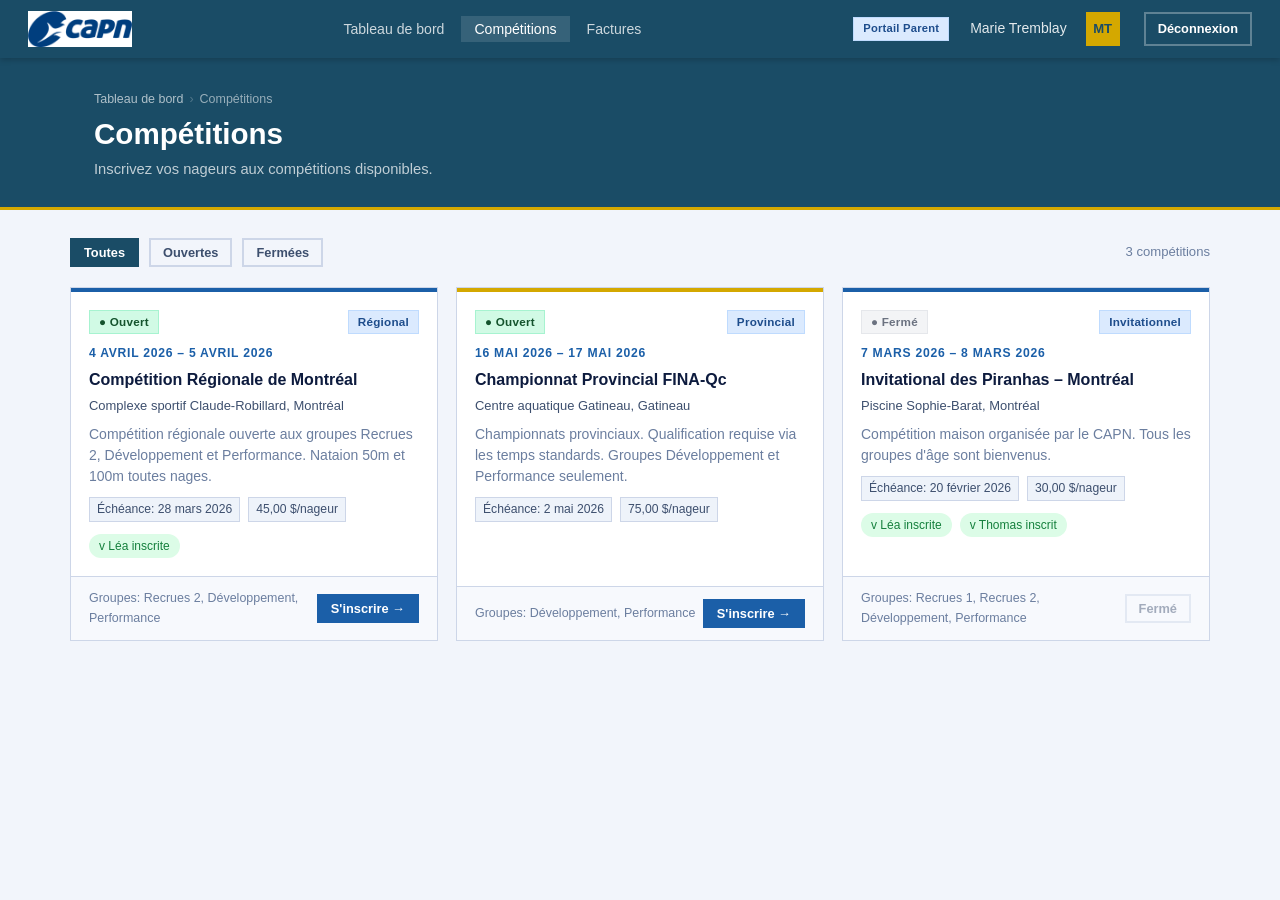
<file: competitions.html>
<!DOCTYPE html>
<html lang="fr">
<head>
  <meta charset="UTF-8" />
  <meta name="viewport" content="width=device-width, initial-scale=1.0" />
  <title>CAPN – Compétitions</title>
  <link rel="stylesheet" href="styles.css" />
</head>
<body>

<nav class="navbar">
  <a href="dashboard-parent.html" class="navbar-brand">
    <img src="image.png" alt="CAPN" class="navbar-logo" onerror="this.alt='CAPN'; this.style.fontSize='1.1rem'; this.style.fontWeight='800';" />
  </a>
  <ul class="navbar-nav">
    <li><a href="dashboard-parent.html">Tableau de bord</a></li>
    <li><a href="competitions.html" class="active">Compétitions</a></li>
    <li><a href="facture.html">Factures</a></li>
  </ul>
  <div class="navbar-user">
    <span class="badge badge-info" style="font-size:.7rem; margin-right:12px;">Portail Parent</span>
    <span class="text-sm" style="margin-right:10px;">Marie Tremblay</span>
    <div class="avatar" style="margin-right:15px;">MT</div>
    <a href="index.html" class="btn btn-outline btn-sm" style="color:#fff; border-color:rgba(255,255,255,0.3);">Déconnexion</a>
  </div>
</nav>

<div class="page-header">
  <div class="container">
    <div class="breadcrumb">
      <a href="dashboard-parent.html">Tableau de bord</a>
      <span class="breadcrumb-sep">›</span>
      <span>Compétitions</span>
    </div>
    <h1>Compétitions</h1>
    <p>Inscrivez vos nageurs aux compétitions disponibles.</p>
  </div>
</div>

<div class="container section">

  <div style="display:flex; gap:10px; margin-bottom:20px; flex-wrap:wrap; align-items:center;">
    <button class="btn btn-navy btn-sm active-filter" onclick="filterComps('tout')" id="f-tout">Toutes</button>
    <button class="btn btn-ghost btn-sm" onclick="filterComps('ouvert')" id="f-ouvert">Ouvertes</button>
    <button class="btn btn-ghost btn-sm" onclick="filterComps('fermé')" id="f-ferme">Fermées</button>
    <div style="margin-left:auto; font-size:.82rem; color:var(--text-light);" id="filter-label">3 compétitions</div>
  </div>

  <div class="grid-3" id="competitions-grid">
    <div style="grid-column:1/-1; text-align:center; padding:40px; color:var(--text-light);">Chargement…</div>
  </div>
</div>


<div class="modal-overlay" id="modal-inscription">
  <div class="modal" style="max-width:560px;">
    <div class="modal-header">
      <h3>S'inscrire à la compétition</h3>
      <button class="modal-close" onclick="closeModal()">✕</button>
    </div>
    <div class="modal-body" id="modal-body">

    </div>
    <div class="modal-footer">
      <button class="btn btn-ghost" onclick="closeModal()">Annuler</button>
      <button class="btn btn-primary" id="btn-confirmer" onclick="confirmerInscription()">Confirmer l'inscription</button>
    </div>
  </div>
</div>


<div class="modal-overlay" id="modal-confirm">
  <div class="modal" style="max-width:460px;">
    <div class="modal-header">
      <h3>Inscription confirmée</h3>
      <button class="modal-close" onclick="closeModal2()">✕</button>
    </div>
    <div class="modal-body" id="confirm-body"></div>
    <div class="modal-footer">
      <a href="epreuves.html" class="btn btn-primary" id="btn-epreuves-link">Choisir les épreuves →</a>
      <button class="btn btn-ghost" onclick="closeModal2(); location.reload();">Fermer</button>
    </div>
  </div>
</div>

<div class="toast-container" id="toast-container"></div>

<script src="mock-data.js"></script>
<script>
let allComps = [];
let selectedNageur = null;
let selectedComp = null;

async function loadComps() {
  allComps = await API.getCompetitions();
  renderComps(allComps);
}

function renderComps(list) {
  document.getElementById('filter-label').textContent = list.length + ' compétition' + (list.length > 1 ? 's' : '');
  const grid = document.getElementById('competitions-grid');
  if (!list.length) {
    grid.innerHTML = '<div style="grid-column:1/-1; text-align:center; padding:40px; color:var(--text-light);">Aucune compétition trouvée.</div>';
    return;
  }
  grid.innerHTML = list.map(c => {
    const isOpen = c.statut === 'ouvert';
    const leaOk  = c.inscription_nageur['n001'] === 'inscrit';
    const thomOk = c.inscription_nageur['n002'] === 'inscrit';

    return `
    <div class="comp-card ${c.niveau === 'Provincial' ? 'gold-accent' : ''}">
      <div class="comp-card-accent"></div>
      <div class="comp-card-body">
        <div style="display:flex; justify-content:space-between; align-items:flex-start; gap:8px; margin-bottom:10px;">
          <span class="badge ${isOpen ? 'badge-open' : 'badge-closed'}">${isOpen ? '● Ouvert' : '● Fermé'}</span>
          <span class="badge badge-info">${c.niveau}</span>
        </div>
        <div class="comp-date">${formatDate(c.date_debut)}${c.date_fin !== c.date_debut ? ' – ' + formatDate(c.date_fin) : ''}</div>
        <div class="comp-title">${c.nom}</div>
        <div class="comp-location">${c.lieu}</div>
        <p class="text-sm text-muted mt-8" style="line-height:1.5;">${c.description}</p>
        <div class="comp-meta">
          <div class="comp-meta-item">Échéance: ${formatDate(c.echeance_inscription)}</div>
          <div class="comp-meta-item">${formatMoney(c.cout)}/nageur</div>
        </div>
        <div style="margin-top:12px; display:flex; gap:8px; flex-wrap:wrap;">
          ${leaOk  ? '<span style="font-size:.75rem; background:var(--success-bg); color:var(--success); padding:3px 10px; border-radius:20px;">v Léa inscrite</span>' : ''}
          ${thomOk ? '<span style="font-size:.75rem; background:var(--success-bg); color:var(--success); padding:3px 10px; border-radius:20px;">v Thomas inscrit</span>' : ''}
        </div>
      </div>
      <div class="comp-card-footer">
        <div style="font-size:.78rem; color:var(--text-light);">Groupes: ${c.groupes_eligible.join(', ')}</div>
        ${isOpen
          ? `<button class="btn btn-primary btn-sm" onclick="openInscription('${c.id}')">S'inscrire →</button>`
          : `<button class="btn btn-ghost btn-sm" disabled>Fermé</button>`
        }
      </div>
    </div>`;
  }).join('');
}

function filterComps(type) {
  ['tout','ouvert','ferme'].forEach(k => {
    const b = document.getElementById('f-' + k);
    b.className = 'btn btn-sm ' + (k === type ? 'btn-navy' : 'btn-ghost');
  });
  const filtered = type === 'tout' ? allComps : allComps.filter(c => c.statut === type);
  renderComps(filtered);
}

function openInscription(compId) {
  selectedComp = allComps.find(c => c.id === compId);
  if (!selectedComp) return;
  const body = document.getElementById('modal-body');
  const nageurs = CURRENT_USER.enfants.filter(n => selectedComp.groupes_eligible.includes(n.groupe));

  body.innerHTML = `
    <div style="display:flex; flex-direction:column; gap:16px;">
      <div class="alert alert-info">
        <span class="alert-icon" style="font-weight:bold;">i</span>
        <div>
          <strong>${selectedComp.nom}</strong><br/>
          ${formatDate(selectedComp.date_debut)} · ${selectedComp.lieu}<br/>
          <strong>Échéance d'inscription : ${formatDate(selectedComp.echeance_inscription)}</strong>
        </div>
      </div>

      <div class="form-group">
        <label class="form-label">Sélectionner le(s) nageur(s) <span class="required">*</span></label>
        <div style="display:flex; flex-direction:column; gap:8px;" id="nageur-checkboxes">
          ${nageurs.length === 0
            ? '<div class="alert alert-warning"><span class="alert-icon"></span><div>Aucun de vos nageurs n\'est éligible à cette compétition (groupe requis: ' + selectedComp.groupes_eligible.join(', ') + ').</div></div>'
            : nageurs.map(n => {
                const dejaInscrit = selectedComp.inscription_nageur[n.id] === 'inscrit';
                return `
                  <label class="check-group ${dejaInscrit ? 'selected' : ''}" style="${dejaInscrit ? 'opacity:.7;pointer-events:none;' : ''}">
                    <input type="checkbox" value="${n.id}" ${dejaInscrit ? 'checked disabled' : ''} onchange="updateNageurSelection(this)"/>
                    <div>
                      <div style="font-weight:600;">${n.prenom} ${n.nom}</div>
                      <div class="text-xs text-muted">${n.age} ans · ${n.groupe} ${dejaInscrit ? '· <span style="color:var(--success)">v Déjà inscrit(e)</span>' : ''}</div>
                    </div>
                    <div style="margin-left:auto; font-weight:700; color:var(--capn-teal);">${formatMoney(selectedComp.cout)}</div>
                  </label>`;
              }).join('')
          }
        </div>
      </div>

      <div class="alert alert-warning">
        <span class="alert-icon" style="font-weight:bold;">!</span>
        <div>Une facture sera générée et envoyée à votre courriel. Le paiement devra être effectué avant l'échéance.</div>
      </div>
    </div>`;

  document.getElementById('modal-inscription').classList.add('open');
}

function updateNageurSelection(cb) {
  const label = cb.closest('.check-group');
  label.classList.toggle('selected', cb.checked);
}

async function confirmerInscription() {
  const checked = [...document.querySelectorAll('#nageur-checkboxes input:checked:not(:disabled)')];
  if (!checked.length) { showToast('Veuillez sélectionner au moins un nageur.', 'error'); return; }
  const btn = document.getElementById('btn-confirmer');
  setLoading(btn, true);
  const results = [];
  for (const cb of checked) {
    const r = await API.inscrireCompetition(selectedComp.id, cb.value);
    const nageur = CURRENT_USER.enfants.find(n => n.id === cb.value);
    results.push({ nageur, confirmation: r.confirmationId });
  }
  setLoading(btn, false);
  document.getElementById('modal-inscription').classList.remove('open');

  const body = document.getElementById('confirm-body');
  body.innerHTML = `
    <div style="display:flex; flex-direction:column; gap:12px;">
      <div style="text-align:center; font-size:2.5rem; margin-bottom:4px;"></div>
      <p class="text-sm">Félicitations ! L'inscription à <strong>${selectedComp.nom}</strong> a été complétée avec succès.</p>
      ${results.map(r => `
        <div style="background:var(--success-bg); border:1px solid var(--success); padding:10px 14px; border-radius:8px; font-size:.85rem;">
          <strong>${r.nageur.prenom} ${r.nageur.nom}</strong><br/>
          Numéro de confirmation : <code>${r.confirmation}</code>
        </div>`).join('')}
      
      <div class="alert alert-info" style="margin-top:8px;">
        <span class="alert-icon"></span>
        <div><strong>Facturation :</strong> Une facture de ${formatMoney(selectedComp.cout * results.length)} a été ajoutée à votre compte.</div>
      </div>

      <div class="alert alert-warning" style="margin-top:4px;">
        <span class="alert-icon"></span>
        <div><strong>Étape suivante :</strong> Vos nageurs peuvent maintenant se connecter à leur portail pour <strong>choisir leurs épreuves</strong> (CU-06).</div>
      </div>

      <button class="btn btn-navy btn-sm" onclick="window.location='facture.html'" style="margin-top:10px;">Voir mes factures</button>
    </div>`;
  document.getElementById('modal-confirm').classList.add('open');
}

function closeModal()  { document.getElementById('modal-inscription').classList.remove('open'); }
function closeModal2() { document.getElementById('modal-confirm').classList.remove('open'); }

document.querySelectorAll('.modal-overlay').forEach(m => {
  m.addEventListener('click', e => { if (e.target === m) m.classList.remove('open'); });
});

loadComps();
</script>
</body>
</html>
</file>
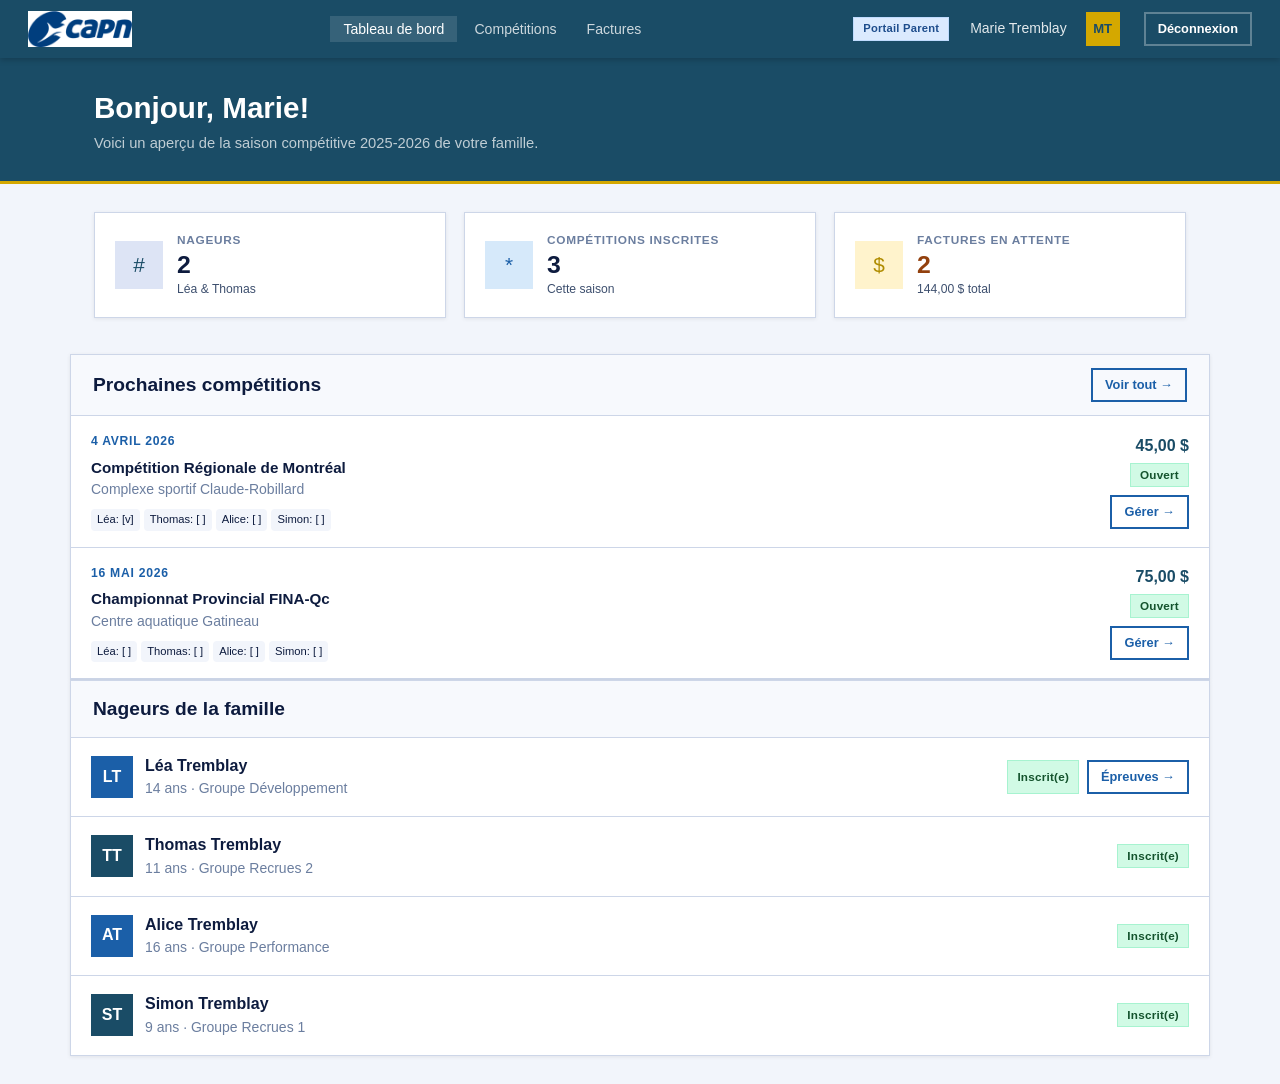
<file: dashboard-parent.html>
<!DOCTYPE html>
<html lang="fr">
<head>
  <meta charset="UTF-8" />
  <meta name="viewport" content="width=device-width, initial-scale=1.0" />
  <title>CAPN – Tableau de bord</title>
  <link rel="stylesheet" href="styles.css" />
</head>
<body>


<nav class="navbar">
  <a href="dashboard-parent.html" class="navbar-brand">
    <img src="image.png" alt="CAPN" class="navbar-logo" onerror="this.style.fontSize='1.1rem'; this.style.fontWeight='800'; this.alt='CAPN';" />
  </a>
  <ul class="navbar-nav">
    <li><a href="dashboard-parent.html" class="active">Tableau de bord</a></li>
    <li><a href="competitions.html">Compétitions</a></li>
    <li><a href="facture.html">Factures</a></li>
  </ul>
  <div class="navbar-user">
    <span class="badge badge-info" style="font-size:.7rem; margin-right:12px;">Portail Parent</span>
    <span class="text-sm" style="margin-right:10px;">Marie Tremblay</span>
    <div class="avatar" style="margin-right:15px;">MT</div>
    <a href="index.html" class="btn btn-outline btn-sm" style="color:#fff; border-color:rgba(255,255,255,0.3);">Déconnexion</a>
  </div>
</nav>


<div class="page-header">
  <div class="container">
    <div class="flex align-center justify-between">
      <div>
        <h1>Bonjour, Marie!</h1>
        <p>Voici un aperçu de la saison compétitive 2025-2026 de votre famille.</p>
      </div>
    </div>
  </div>
</div>


<div class="container" style="padding-top:28px; padding-bottom:8px;">
  <div class="grid-3">
    <div class="stat-card">
      <div class="stat-icon navy">#</div>
      <div>
        <div class="stat-label">Nageurs</div>
        <div class="stat-value">2</div>
        <div class="stat-sub">Léa &amp; Thomas</div>
      </div>
    </div>
    <div class="stat-card">
      <div class="stat-icon aqua">*</div>
      <div>
        <div class="stat-label">Compétitions inscrites</div>
        <div class="stat-value">3</div>
        <div class="stat-sub">Cette saison</div>
      </div>
    </div>
    <div class="stat-card" style="cursor:pointer;" onclick="window.location='facture.html'">
      <div class="stat-icon gold">$</div>
      <div>
        <div class="stat-label">Factures en attente</div>
        <div class="stat-value" style="color:var(--warning);">2</div>
        <div class="stat-sub">144,00 $ total</div>
      </div>
    </div>
  </div>
</div>


<div class="container section">

      <div class="card">
        <div class="card-header">
          <span>Prochaines compétitions</span>
          <a href="competitions.html" class="btn btn-outline btn-sm">Voir tout →</a>
        </div>
        <div id="comp-list" class="card-body" style="padding:0;">
          <div style="padding:20px; text-align:center; color:var(--text-light);">Chargement…</div>
        </div>
      </div>


      <div class="card">
        <div class="card-header">
          <span>Nageurs de la famille</span>
        </div>
        <div class="card-body" style="padding:0;" id="family-swimmers">
          <div style="padding:20px; text-align:center; color:var(--text-light);">Chargement…</div>
        </div>
      </div>

    </div>

    <div style="display:flex; flex-direction:column; gap:20px; position:sticky; top:80px;">
  </div>
</div>

<div class="toast-container" id="toast-container"></div>

<script src="mock-data.js"></script>
<script>
async function loadDashboardData() {
  const comps = await API.getCompetitions();
  const user = CURRENT_USER;
  
  const swimmersEl = document.getElementById('family-swimmers');
  swimmersEl.innerHTML = user.enfants.map((n, index) => `
    <div style="padding:16px 20px; display:flex; align-items:center; justify-content:space-between; ${index < user.enfants.length - 1 ? 'border-bottom:1px solid var(--border);' : ''}">
      <div style="display:flex; align-items:center; gap:12px;">
        <div class="avatar" style="background:${index % 2 === 0 ? 'var(--aqua)' : 'var(--capn-teal)'}; color:#fff; width:42px; height:42px; font-size:1rem;">
          ${n.prenom[0]}${n.nom[0]}
        </div>
        <div>
          <div style="font-weight:700;">${n.prenom} ${n.nom}</div>
          <div class="text-sm text-muted">${n.age} ans · Groupe ${n.groupe}</div>
        </div>
      </div>
      <div style="display:flex; gap:8px;">
        <span class="badge badge-open">${n.inscrit ? 'Inscrit(e)' : 'Actif'}</span>
        ${n.prenom === 'Léa' ? '<a href="epreuves.html" class="btn btn-outline btn-sm">Épreuves →</a>' : ''}
      </div>
    </div>
  `).join('');

  const compListEl = document.getElementById('comp-list');
  const upcoming = comps.filter(c => c.statut === 'ouvert');
  if (!upcoming.length) { 
    compListEl.innerHTML = '<div style="padding:20px; text-align:center; color:var(--text-light);">Aucune compétition ouverte actuellement.</div>'; 
    return; 
  }

  compListEl.innerHTML = upcoming.map(c => {
    const swimmerStatuses = user.enfants.map(n => {
      const isInscrit = c.inscription_nageur[n.id] === 'inscrit';
      return `
        <span style="font-size:.70rem; background:var(--bg-light); padding:2px 6px; border-radius:4px; white-space:nowrap;">
          ${n.prenom}: ${isInscrit ? '[v]' : '[ ]'}
        </span>`;
    }).join(' ');

    return `
      <div style="padding:16px 20px; border-bottom:1px solid var(--border); display:flex; align-items:center; justify-content:space-between; gap:12px;">
        <div style="flex:1;">
          <div class="comp-date">${formatDate(c.date_debut)}</div>
          <div style="font-weight:700; font-size:.95rem;">${c.nom}</div>
          <div class="text-sm text-muted">${c.lieu.split(',')[0]}</div>
          <div style="display:flex; gap:4px; margin-top:8px; flex-wrap:wrap;">
            ${swimmerStatuses}
          </div>
        </div>
        <div style="text-align:right; flex-shrink:0;">
          <div style="font-weight:800; font-size:1rem; color:var(--capn-teal);">${formatMoney(c.cout)}</div>
          <span class="badge badge-open mt-4">Ouvert</span><br/>
          <a href="competitions.html" class="btn btn-outline btn-sm" style="margin-top:8px;">Gérer →</a>
        </div>
      </div>`;
  }).join('');
}

loadDashboardData();
</script>
</body>
</html>
</file>
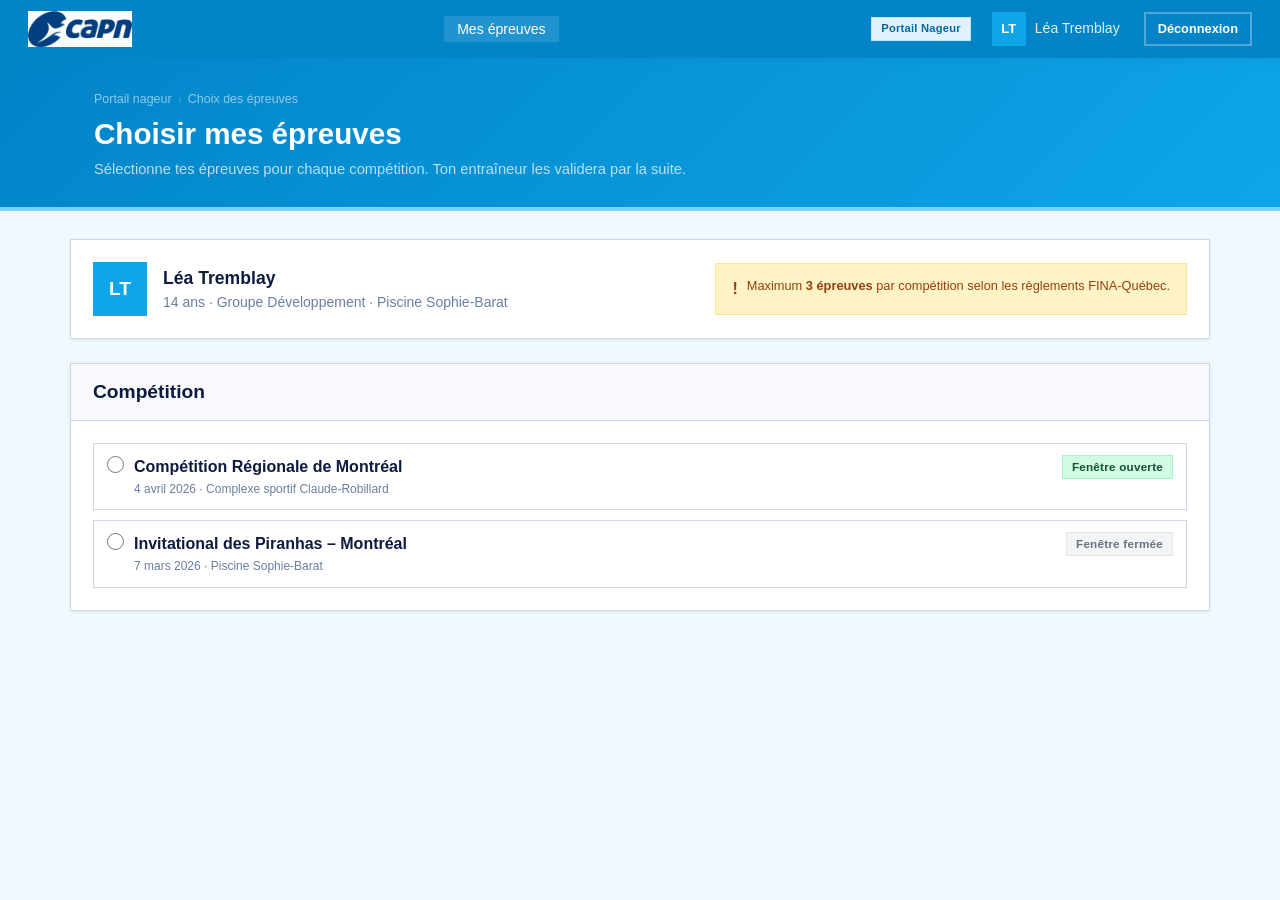
<file: epreuves.html>
<!DOCTYPE html>
<html lang="fr">
<head>
  <meta charset="UTF-8" />
  <meta name="viewport" content="width=device-width, initial-scale=1.0" />
  <title>CAPN – Choisir mes épreuves</title>
  <link rel="stylesheet" href="styles.css" />
</head>
<body class="junior-theme">


<nav class="navbar">
  <a href="#" class="navbar-brand">
    <img src="image.png" alt="CAPN" class="navbar-logo" onerror="this.alt='CAPN'; this.style.fontSize='1.1rem'; this.style.fontWeight='800';" />
  </a>
  <ul class="navbar-nav">
    <li><a href="epreuves.html" class="active">Mes épreuves</a></li>
  </ul>
  <div class="navbar-user">
    <span class="badge badge-info" style="font-size:.7rem; margin-right:12px;">Portail Nageur</span>
    <div class="avatar" style="background:var(--aqua); color:#fff;">LT</div>
    <span class="text-sm" style="margin-right:15px;">Léa Tremblay</span>
    <a href="index.html" class="btn btn-outline btn-sm" style="color:#fff; border-color:rgba(255,255,255,0.3);">Déconnexion</a>
  </div>
</nav>

<div class="page-header">
  <div class="container">
    <div class="breadcrumb">
      <span>Portail nageur</span>
      <span class="breadcrumb-sep">›</span>
      <span>Choix des épreuves</span>
    </div>
    <h1>Choisir mes épreuves</h1>
    <p>Sélectionne tes épreuves pour chaque compétition. Ton entraîneur les validera par la suite.</p>
  </div>
</div>

<div class="container section">


  <div class="card mb-24">
    <div class="card-body" style="display:flex; align-items:center; gap:16px; flex-wrap:wrap;">
      <div class="avatar" style="width:54px; height:54px; font-size:1.2rem; background:var(--aqua); color:#fff;">LT</div>
      <div>
        <div style="font-weight:700; font-size:1.1rem;">Léa Tremblay</div>
        <div class="text-sm text-muted">14 ans · Groupe Développement · Piscine Sophie-Barat</div>
      </div>
      <div class="alert alert-warning" style="margin-left:auto; flex:0 1 auto;">
        <span class="alert-icon" style="font-weight:bold;">!</span>
        <div style="font-size:.8rem;">Maximum <strong>3 épreuves</strong> par compétition selon les règlements FINA-Québec.</div>
      </div>
    </div>
  </div>


  <div class="card mb-24">
    <div class="card-header"><span>Compétition</span></div>
    <div class="card-body">
      <div id="comp-selector" style="display:flex; flex-direction:column; gap:10px;">
        <div style="color:var(--text-light); font-size:.875rem;">Chargement…</div>
      </div>
    </div>
  </div>


  <div id="epreuves-section" class="hidden">

    <div class="step-bar mb-24">
      <div class="step done"   data-n="1"> Compétition</div>
      <div class="step active" data-n="2"> Épreuves</div>
      <div class="step"        data-n="3"> Confirmation</div>
    </div>

    <div style="display:grid; grid-template-columns:1fr 300px; gap:24px; align-items:start;">


      <div>
        <div id="epreuves-par-categorie" style="display:flex; flex-direction:column; gap:20px;"></div>
      </div>


      <div style="position:sticky; top:80px;">
        <div class="card">
          <div class="card-header" style="background:var(--capn-teal); color:#fff;">
            <span>Mes épreuves choisies</span>
            <span id="count-badge" style="border:1px solid rgba(255,255,255,.4); padding:2px 10px; border-radius:4px; font-size:.78rem;">0 / 3</span>
          </div>
          <div id="recap-list" style="min-height:80px; padding:16px 18px;">
            <div id="recap-empty" class="text-sm text-muted" style="text-align:center; padding:12px 0;">Aucune épreuve sélectionnée.</div>
          </div>
          <div id="fenetre-alert" class="hidden" style="padding:10px 16px; background:var(--warning-bg); border-top:1px solid var(--border); font-size:.78rem; color:var(--warning); display:flex; gap:8px;">
            <span style="font-weight:bold;">!</span><span>Fenêtre de choix fermée — soumission désactivée (CU-06 flux alt. 2a.1).</span>
          </div>
          <div style="padding:14px 18px; border-top:1px solid var(--border);">
            <button class="btn btn-primary btn-full" id="btn-soumettre" onclick="soumettreEpreuves()" disabled>
              Soumettre mon choix →
            </button>
            <div class="text-xs text-muted mt-8 text-center">Ton entraîneur sera notifié de ton choix.</div>
          </div>
        </div>
      </div>
    </div>
  </div>


  <div id="no-comp" class="hidden" style="text-align:center; padding:50px; color:var(--text-light);">
    <div style="font-size:3rem; margin-bottom:12px;">#</div>
    <h3>Pas de compétition à venir</h3>
    <p class="text-sm mt-8">Tu n'as pas encore été inscrit(e) à une compétition par ton parent ou tuteur.</p>
  </div>

</div>


<div class="modal-overlay" id="modal-soumis">
  <div class="modal" style="max-width:420px;">
    <div class="modal-header">
      <h3>Choix soumis avec succès !</h3>
      <button class="modal-close" onclick="document.getElementById('modal-soumis').classList.remove('open')">✕</button>
    </div>
    <div class="modal-body">
      <div style="text-align:center; font-size:3rem; margin-bottom:12px;">#</div>
      <p class="text-sm mb-16">Tes épreuves ont été enregistrées. Ton entraîneur recevra une notification pour valider tes choix.</p>
      
      <div id="confirmation-list" style="margin-bottom:15px;"></div>

      <div class="alert alert-success">
        <span class="alert-icon">v</span>
        <div style="font-size:.82rem;"><strong>Action complétée :</strong> Vos choix respectent les limites de la compétition.</div>
      </div>

      <div class="alert alert-info mt-8">
        <span class="alert-icon" style="font-weight:bold;">i</span>
        <div style="font-size:.82rem;">Une notification de confirmation a été envoyée à tes parents.</div>
      </div>
    </div>
    <div class="modal-footer">
      <button class="btn btn-navy btn-full" onclick="window.location='index.html'">Terminer la session</button>
    </div>
  </div>
</div>

<div class="toast-container" id="toast-container"></div>

<script src="mock-data.js"></script>
<script>
let selectedComp = null;
let selectedEpreuves = new Set();
let epreuvesData = [];
const MAX_EPREUVES = 3;

async function init() {
  const comps = await API.getCompetitions();

  const inscrites = comps.filter(c => c.inscription_nageur['n001'] === 'inscrit');

  const sel = document.getElementById('comp-selector');
  if (!inscrites.length) {
    sel.closest('.card').classList.add('hidden');
    document.getElementById('no-comp').classList.remove('hidden');
    return;
  }


  sel.innerHTML = inscrites.map(c => {
    const fenetreOuverte = c.statut === 'ouvert';
    const echeancePasse = new Date(c.echeance_inscription) < new Date();
    const fenetreLabel = fenetreOuverte ? 'Fenêtre ouverte' : 'Fenêtre fermée';
    return `
    <div class="check-group ${!fenetreOuverte ? '' : ''}" onclick="selectComp('${c.id}', this, ${fenetreOuverte})" id="comp-${c.id}" style="cursor:pointer;">
      <input type="radio" name="comp" value="${c.id}" style="accent-color:var(--aqua);" />
      <div style="flex:1;">
        <div style="font-weight:700;">${c.nom}</div>
        <div class="text-xs text-muted">${formatDate(c.date_debut)} · ${c.lieu.split(',')[0]}</div>
      </div>
      <span class="badge ${fenetreOuverte ? 'badge-open' : 'badge-closed'}">${fenetreLabel}</span>
    </div>`;
  }).join('');
}

async function selectComp(compId, el, fenetreOuverte) {
  document.querySelectorAll('#comp-selector .check-group').forEach(e => e.classList.remove('selected'));
  el.classList.add('selected');
  el.querySelector('input').checked = true;

  const comps = await API.getCompetitions();
  selectedComp = comps.find(c => c.id === compId);
  selectedEpreuves.clear();

  const { epreuves, choisies } = await API.getEpreuves(compId, 'n001');
  epreuvesData = epreuves;
  choisies.forEach(id => selectedEpreuves.add(id));

  const section = document.getElementById('epreuves-section');
  section.classList.remove('hidden');


  const fenetreAlert = document.getElementById('fenetre-alert');
  if (!fenetreOuverte) {
    fenetreAlert.classList.remove('hidden');
    document.getElementById('btn-soumettre').disabled = true;
  } else {
    fenetreAlert.classList.add('hidden');
  }

  renderEpreuves(epreuves, fenetreOuverte);
  updateRecap();
}

function renderEpreuves(epreuves, fenetreOuverte = true) {
  const categories = [...new Set(epreuves.map(e => e.categorie))];
  const container = document.getElementById('epreuves-par-categorie');
  container.innerHTML = categories.map(cat => {
    const catEpreuves = epreuves.filter(e => e.categorie === cat);
    return `
      <div>
        <div class="section-title">${cat}</div>
        <div style="display:flex; flex-direction:column; gap:8px;">
          ${catEpreuves.map(ep => buildEpreuveCard(ep, fenetreOuverte)).join('')}
        </div>
      </div>`;
  }).join('');
}

function buildEpreuveCard(ep, fenetreOuverte = true) {
  const sel = selectedEpreuves.has(ep.id);
  const disabled = !fenetreOuverte ? 'disabled-ep' : '';
  const clickHandler = fenetreOuverte ? `onclick="toggleEpreuve('${ep.id}')"` : '';
  return `
    <div class="epreuve-card ${sel ? 'selected' : ''} ${disabled}" id="ep-${ep.id}" ${clickHandler}>
      <div>
        <div class="epreuve-title">${ep.nom}</div>
        <div class="epreuve-meta">${ep.categorie} · ${ep.distance}m · Mixte</div>
      </div>
      <div class="epreuve-check">v</div>
    </div>`;
}

function toggleEpreuve(id) {
  if (selectedEpreuves.has(id)) {
    selectedEpreuves.delete(id);
    document.getElementById('ep-' + id).classList.remove('selected');
  } else {
    if (selectedEpreuves.size >= MAX_EPREUVES) {
      showToast(`Maximum ${MAX_EPREUVES} épreuves autorisées.`, 'error');
      return;
    }
    selectedEpreuves.add(id);
    document.getElementById('ep-' + id).classList.add('selected');
  }
  updateRecap();
}

function updateRecap() {
  const n = selectedEpreuves.size;
  document.getElementById('count-badge').textContent = n + ' / ' + MAX_EPREUVES;
  const list = document.getElementById('recap-list');
  const empty = document.getElementById('recap-empty');
  const btn = document.getElementById('btn-soumettre');

  if (!n) {
    empty.style.display = '';
    list.querySelectorAll('.recap-item').forEach(e => e.remove());
    btn.disabled = true;
    return;
  }
  empty.style.display = 'none';

  list.querySelectorAll('.recap-item').forEach(e => e.remove());
  [...selectedEpreuves].forEach((id, i) => {
    const ep = epreuvesData.find(e => e.id === id);
    if (!ep) return;
    const div = document.createElement('div');
    div.className = 'recap-item';
    div.style.cssText = 'display:flex; align-items:center; gap:8px; padding:6px 0; border-bottom:1px solid var(--border); font-size:.85rem;';
    div.innerHTML = `<span style="width:20px; height:20px; border-radius:50%; background:var(--aqua); color:#fff; display:flex; align-items:center; justify-content:center; font-size:.7rem; font-weight:700; flex-shrink:0;">${i+1}</span>
      <span style="flex:1; font-weight:500;">${ep.nom}</span>`;
    list.insertBefore(div, empty);
  });
  btn.disabled = false;
}

async function soumettreEpreuves() {
  if (!selectedComp || !selectedEpreuves.size) return;
  const btn = document.getElementById('btn-soumettre');
  setLoading(btn, true);
  await API.soumettreEpreuves(selectedComp.id, 'n001', [...selectedEpreuves]);
  setLoading(btn, false);

  const confirmList = document.getElementById('confirmation-list');
  confirmList.innerHTML = [...selectedEpreuves].map((id, i) => {
    const ep = epreuvesData.find(e => e.id === id);
    return `<div style="display:flex; align-items:center; gap:10px; background:var(--success-bg); padding:8px 12px; border-radius:8px; margin-bottom:6px; font-size:.85rem;">
      <span style="font-weight:700; color:var(--success);">${i+1}.</span>
      <span style="font-weight:600;">${ep.nom}</span>
    </div>`;
  }).join('');

  document.getElementById('modal-soumis').classList.add('open');
  showToast('Épreuves soumises avec succès!');
}

init();
</script>
</body>
</html>
</file>
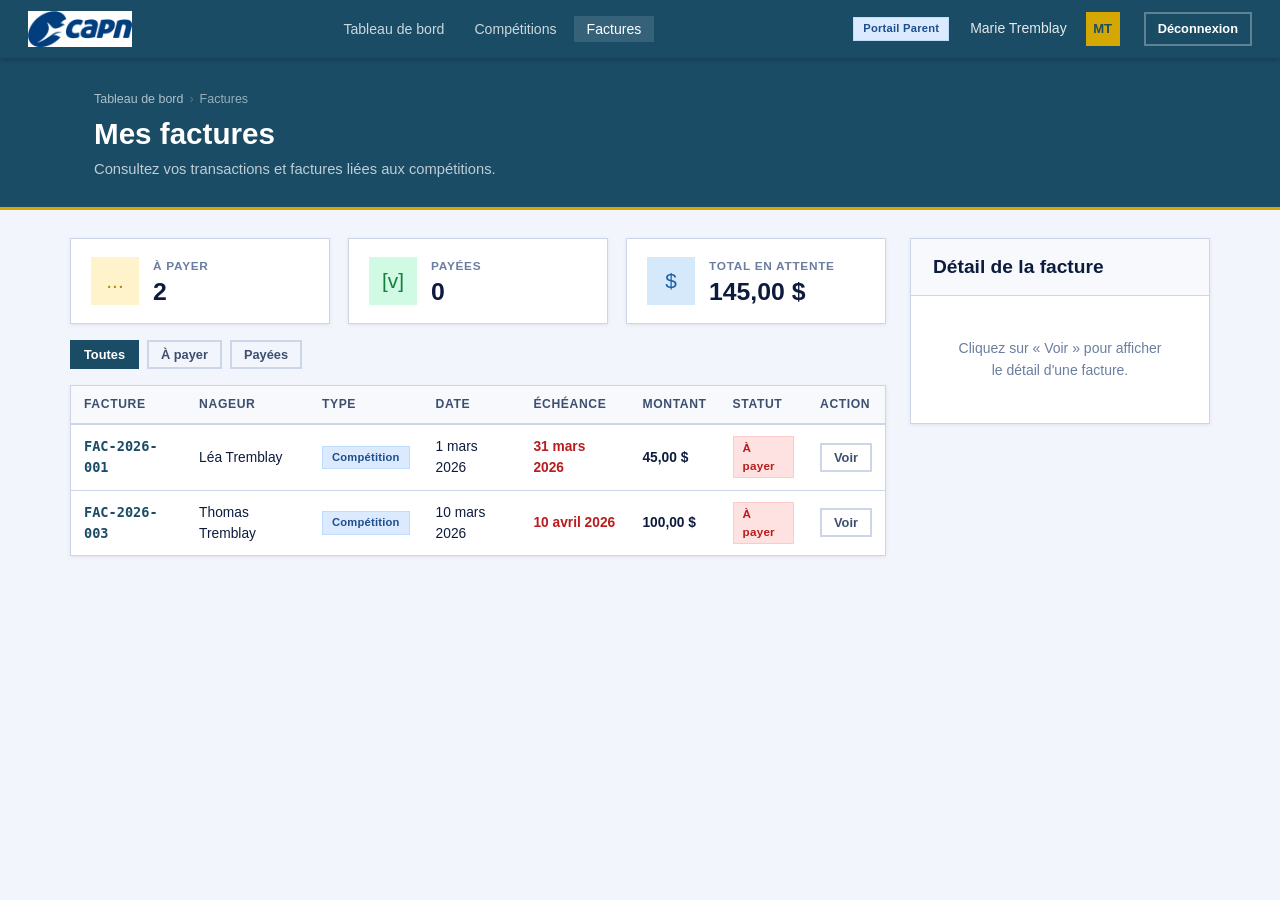
<file: facture.html>
<!DOCTYPE html>
<html lang="fr">
<head>
  <meta charset="UTF-8" />
  <meta name="viewport" content="width=device-width, initial-scale=1.0" />
  <title>CAPN – Factures</title>
  <link rel="stylesheet" href="styles.css" />
</head>
<body>

<nav class="navbar">
  <a href="dashboard-parent.html" class="navbar-brand">
    <img src="image.png" alt="CAPN" class="navbar-logo" onerror="this.alt='CAPN'; this.style.fontSize='1.1rem'; this.style.fontWeight='800';" />
  </a>
  <ul class="navbar-nav">
    <li><a href="dashboard-parent.html">Tableau de bord</a></li>
    <li><a href="competitions.html">Compétitions</a></li>
    <li><a href="facture.html" class="active">Factures</a></li>
  </ul>
  <div class="navbar-user">
    <span class="badge badge-info" style="font-size:.7rem; margin-right:12px;">Portail Parent</span>
    <span class="text-sm" style="margin-right:10px;">Marie Tremblay</span>
    <div class="avatar" style="margin-right:15px;">MT</div>
    <a href="index.html" class="btn btn-outline btn-sm" style="color:#fff; border-color:rgba(255,255,255,0.3);">Déconnexion</a>
  </div>
</nav>

<div class="page-header">
  <div class="container">
    <div class="breadcrumb">
      <a href="dashboard-parent.html">Tableau de bord</a>
      <span class="breadcrumb-sep">›</span>
      <span>Factures</span>
    </div>
    <h1>Mes factures</h1>
    <p>Consultez vos transactions et factures liées aux compétitions.</p>
  </div>
</div>

<div class="container section">
  <div style="display:grid; grid-template-columns:1fr 300px; gap:24px; align-items:start;">


    <div style="display:flex; flex-direction:column; gap:16px;">


      <div class="grid-3" id="facture-stats">
        <div class="stat-card">
          <div class="stat-icon gold">...</div>
          <div>
            <div class="stat-label">À payer</div>
            <div class="stat-value" id="stat-unpaid">…</div>
          </div>
        </div>
        <div class="stat-card">
          <div class="stat-icon green">[v]</div>
          <div>
            <div class="stat-label">Payées</div>
            <div class="stat-value" id="stat-paid">…</div>
          </div>
        </div>
        <div class="stat-card">
          <div class="stat-icon aqua">$</div>
          <div>
            <div class="stat-label">Total en attente</div>
            <div class="stat-value" id="stat-total">…</div>
          </div>
        </div>
      </div>


      <div style="display:flex; gap:8px;">
        <button class="btn btn-navy btn-sm" onclick="filterFact('tout')" id="ff-tout">Toutes</button>
        <button class="btn btn-ghost btn-sm" onclick="filterFact('impayée')" id="ff-imp">À payer</button>
        <button class="btn btn-ghost btn-sm" onclick="filterFact('payée')" id="ff-pay">Payées</button>
      </div>


      <div class="card">
        <div class="table-wrap">
          <table class="capn-table" id="facture-table">
            <thead>
              <tr>
                <th>Facture</th>
                <th>Nageur</th>
                <th>Type</th>
                <th>Date</th>
                <th>Échéance</th>
                <th>Montant</th>
                <th>Statut</th>
                <th>Action</th>
              </tr>
            </thead>
            <tbody id="facture-tbody">
              <tr><td colspan="8" style="text-align:center; padding:30px; color:var(--text-light);">Chargement…</td></tr>
            </tbody>
          </table>
        </div>
      </div>
    </div>


    <div style="position:sticky; top:80px;" id="detail-panel">
      <div class="card">
        <div class="card-header"><span>Détail de la facture</span></div>
        <div class="card-body" id="detail-content">
          <div style="text-align:center; padding:20px; color:var(--text-light); font-size:.875rem;">
            Cliquez sur « Voir » pour afficher le détail d'une facture.
          </div>
        </div>
      </div>
    </div>

  </div>
</div>



<div class="toast-container" id="toast-container"></div>

<script src="mock-data.js"></script>
<script>
let allFactures = [];
let currentFacture = null;

async function loadFactures() {
  allFactures = await API.getFactures();
  updateStats(allFactures);
  renderFactures(allFactures);
}

function updateStats(list) {
  const unpaid = list.filter(f => f.statut === 'impayée');
  const paid   = list.filter(f => f.statut === 'payée');
  const total  = unpaid.reduce((s, f) => s + f.total, 0);
  document.getElementById('stat-unpaid').textContent = unpaid.length;
  document.getElementById('stat-paid').textContent   = paid.length;
  document.getElementById('stat-total').textContent  = formatMoney(total);
}

function renderFactures(list) {
  const tbody = document.getElementById('facture-tbody');
  if (!list.length) {
    tbody.innerHTML = '<tr><td colspan="8" style="text-align:center; padding:30px; color:var(--text-light);">Aucune facture.</td></tr>';
    return;
  }
  tbody.innerHTML = list.map(f => `
    <tr>
      <td style="font-weight:700; font-family:monospace; font-size:.85rem; color:var(--capn-teal);">${f.id}</td>
      <td>${f.nageur || '—'}</td>
      <td><span class="badge badge-info" style="font-size:.7rem;">${f.type}</span></td>
      <td>${formatDate(f.date)}</td>
      <td style="${f.statut === 'impayée' && new Date(f.echeance) < new Date(Date.now() + 7*86400000) ? 'color:var(--danger); font-weight:600;' : ''}">${formatDate(f.echeance)}</td>
      <td style="font-weight:700;">${formatMoney(f.total)}</td>
      <td><span class="badge ${f.statut === 'payée' ? 'badge-paid' : 'badge-unpaid'}">${f.statut === 'payée' ? 'Payée' : 'À payer'}</span></td>
      <td>
        <div style="display:flex; gap:6px;">
          <button class="btn btn-ghost btn-sm" onclick="voirFacture('${f.id}')">Voir</button>
        </div>
      </td>
    </tr>`).join('');
}

function filterFact(type) {
  ['tout','imp','pay'].forEach((k, i) => {
    const el = document.getElementById('ff-' + k);
    el.className = 'btn btn-sm ' + ((['tout','impayée','payée'][i]) === type ? 'btn-navy' : 'btn-ghost');
  });
  const filtered = type === 'tout' ? allFactures : allFactures.filter(f => f.statut === type);
  renderFactures(filtered);
}

function voirFacture(id) {
  const f = allFactures.find(f => f.id === id);
  if (!f) return;
  currentFacture = f;
  const el = document.getElementById('detail-content');
  el.innerHTML = `
    <div style="display:flex; flex-direction:column; gap:12px;">
      <div style="display:flex; justify-content:space-between;">
        <span class="text-muted text-sm">Numéro</span>
        <code style="font-weight:700; font-size:.85rem;">${f.id}</code>
      </div>
      <div style="display:flex; justify-content:space-between;">
        <span class="text-muted text-sm">Nageur</span>
        <span style="font-weight:600;">${f.nageur || '—'}</span>
      </div>
      <div style="display:flex; justify-content:space-between;">
        <span class="text-muted text-sm">Type</span>
        <span>${f.type}</span>
      </div>
      <div style="display:flex; justify-content:space-between;">
        <span class="text-muted text-sm">Statut</span>
        <span class="badge ${f.statut === 'payée' ? 'badge-paid' : 'badge-unpaid'}">${f.statut === 'payée' ? 'Payée' : 'À payer'}</span>
      </div>
      <hr style="border:none; border-top:1px solid var(--border);" />
      ${f.lignes.map(l => `
        <div style="display:flex; justify-content:space-between; font-size:.875rem;">
          <span>${l.qte > 1 ? l.qte + '× ' : ''}${l.desc}</span>
          <span style="font-weight:600;">${formatMoney(l.prix * l.qte)}</span>
        </div>`).join('')}
      <hr style="border:none; border-top:2px solid var(--border);" />
      <div style="display:flex; justify-content:space-between; font-weight:800; font-size:1rem;">
        <span>Total</span>
        <span style="color:var(--capn-teal);">${formatMoney(f.total)}</span>
      </div>
      ${f.statut === 'impayée' ? `
        <div class="alert alert-info mt-8"><span class="alert-icon" style="font-weight:bold;">i</span><div style="font-size:.8rem;">À payer avant l'échéance.</div></div>` 
        : `<div class="alert alert-success mt-8"><span class="alert-icon" style="font-weight:bold;">v</span><div style="font-size:.8rem;">Cette facture a été payée.</div></div>`}
    </div>`;
  document.getElementById('detail-panel').scrollIntoView({ behavior: 'smooth', block: 'start' });
}



document.querySelectorAll('.modal-overlay').forEach(m => {
  m.addEventListener('click', e => { if (e.target === m) m.classList.remove('open'); });
});

loadFactures();
</script>
</body>
</html>
</file>
<file: styles.css>
:root {
  --navy: #0D1B6B;
  --navy-dark: #091247;
  --navy-mid: #1a2d8a;
  --aqua: #1B5FA8;
  --aqua-light: #2572c4;
  --gold: #D4A800;
  --gold-dark: #B08C00;
  --gold-light: #FFF3CC;
  --capn-teal: #1A4C66;
  --bg-light: #F2F5FB;
  --bg-white: #FFFFFF;
  --text-dark: #0D1B3E;
  --text-mid: #3D4F6E;
  --text-light: #6B7E9F;
  --border: #CDD6E8;
  --border-dark: #AAB8D0;
  --success: #15803D;
  --success-bg: #DCFCE7;
  --warning: #92400E;
  --warning-bg: #FEF3C7;
  --danger: #B91C1C;
  --danger-bg: #FEE2E2;
  --info: #1E4D8C;
  --info-bg: #DBEAFE;

  --radius: 6px;
  --radius-lg: 10px;
  --shadow-sm: 0 1px 4px rgba(0, 0, 0, .08);
  --shadow: 0 3px 10px rgba(0, 0, 0, .10);
  --shadow-lg: 0 6px 20px rgba(0, 0, 0, .14);
  --transition: .18s ease;
}

*,
*::before,
*::after {
  box-sizing: border-box;
  margin: 0;
  padding: 0;
}

html {
  font-size: 16px;
  scroll-behavior: smooth;
}

body {
  font-family: 'Franklin Gothic Medium', 'Arial Narrow', Arial, sans-serif;
  background: var(--bg-light);
  color: var(--text-dark);
  line-height: 1.55;
  min-height: 100vh;
}

a {
  color: var(--aqua);
  text-decoration: none;
  transition: color var(--transition);
}

a:hover {
  color: var(--aqua-light);
  text-decoration: underline;
}

img {
  max-width: 100%;
}

h1 {
  font-size: 1.85rem;
  font-weight: 700;
  line-height: 1.25;
}

h2 {
  font-size: 1.4rem;
  font-weight: 700;
  line-height: 1.3;
}

h3 {
  font-size: 1.15rem;
  font-weight: 600;
  line-height: 1.4;
}

h4 {
  font-size: 1rem;
  font-weight: 600;
}

.text-muted {
  color: var(--text-light);
}

.text-mid {
  color: var(--text-mid);
}

.text-sm {
  font-size: .875rem;
}

.text-xs {
  font-size: .75rem;
}

.text-gold {
  color: var(--gold);
}

.text-aqua {
  color: var(--aqua);
}

.text-navy {
  color: var(--capn-teal);
}

.text-success {
  color: var(--success);
}

.text-danger {
  color: var(--danger);
}

.fw-600 {
  font-weight: 600;
}

.fw-700 {
  font-weight: 700;
}

.container {
  max-width: 1140px;
  margin: 0 auto;
  padding: 0 24px;
}

.container-sm {
  max-width: 700px;
  margin: 0 auto;
  padding: 0 24px;
}

.flex {
  display: flex;
}

.flex-col {
  flex-direction: column;
}

.align-center {
  align-items: center;
}

.justify-between {
  justify-content: space-between;
}

.gap-8 {
  gap: 8px;
}

.gap-12 {
  gap: 12px;
}

.gap-16 {
  gap: 16px;
}

.gap-24 {
  gap: 24px;
}

.mt-4 {
  margin-top: 4px;
}

.mt-8 {
  margin-top: 8px;
}

.mt-12 {
  margin-top: 12px;
}

.mt-16 {
  margin-top: 16px;
}

.mt-24 {
  margin-top: 24px;
}

.mt-32 {
  margin-top: 32px;
}

.mb-4 {
  margin-bottom: 4px;
}

.mb-8 {
  margin-bottom: 8px;
}

.mb-16 {
  margin-bottom: 16px;
}

.mb-24 {
  margin-bottom: 24px;
}


.navbar {
  background: var(--capn-teal);
  padding: 0 28px;
  height: 58px;
  display: flex;
  align-items: center;
  justify-content: space-between;
  box-shadow: 0 2px 6px rgba(0, 0, 0, .20);
  position: sticky;
  top: 0;
  z-index: 100;
}

.navbar-brand {
  display: flex;
  align-items: center;
  gap: 11px;
  text-decoration: none;
}

.navbar-logo {
  height: 36px;
  object-fit: contain;
}

.navbar-title {
  font-size: 1.05rem;
  font-weight: 700;
  color: #fff;
  letter-spacing: .2px;
}

.navbar-title span {
  color: var(--gold);
}

.navbar-nav {
  display: flex;
  align-items: center;
  gap: 4px;
  list-style: none;
}

.navbar-nav a {
  color: rgba(255, 255, 255, .78);
  font-size: .88rem;
  font-weight: 500;
  padding: 5px 13px;
  transition: all var(--transition);
  text-decoration: none;
}

.navbar-nav a:hover {
  background: rgba(255, 255, 255, .10);
  color: #fff;
  text-decoration: none;
}

.navbar-nav a.active {
  background: rgba(255, 255, 255, .12);
  color: #fff;
}

.navbar-user {
  display: flex;
  align-items: center;
  gap: 9px;
  color: rgba(255, 255, 255, .88);
  font-size: .84rem;
  font-weight: 500;
}

.avatar {
  width: 34px;
  height: 34px;
  background: var(--gold);
  color: var(--capn-teal);
  display: flex;
  align-items: center;
  justify-content: center;
  font-weight: 700;
  font-size: .82rem;
  flex-shrink: 0;
}


.page-header {
  background: var(--capn-teal);
  padding: 32px 0 26px;
  color: #fff;
  border-bottom: 3px solid var(--gold);
}

.page-header h1 {
  color: #fff;
}

.page-header p {
  color: rgba(255, 255, 255, .72);
  margin-top: 5px;
  font-size: .92rem;
}

.breadcrumb {
  font-size: .78rem;
  color: rgba(255, 255, 255, .55);
  margin-bottom: 7px;
  display: flex;
  gap: 6px;
  align-items: center;
}

.breadcrumb a {
  color: rgba(255, 255, 255, .65);
  text-decoration: none;
}

.breadcrumb a:hover {
  color: var(--gold);
  text-decoration: none;
}

.breadcrumb-sep {
  opacity: .45;
}


.card {
  background: var(--bg-white);
  box-shadow: var(--shadow-sm);
  border: 1px solid var(--border);
  overflow: hidden;
}

.card-body {
  padding: 22px;
}

.card-header {
  padding: 13px 22px;
  border-bottom: 1px solid var(--border);
  font-weight: 800;
  font-size: 1.2rem;
  background: #F7F9FD;
  display: flex;
  align-items: center;
  justify-content: space-between;
}


.stat-card {
  background: var(--bg-white);
  box-shadow: var(--shadow-sm);
  border: 1px solid var(--border);
  padding: 18px 20px;
  display: flex;
  align-items: center;
  gap: 14px;
  transition: box-shadow var(--transition);
}

.stat-card:hover {
  box-shadow: var(--shadow);
}

.stat-icon {
  width: 48px;
  height: 48px;
  display: flex;
  align-items: center;
  justify-content: center;
  font-size: 1.3rem;
  flex-shrink: 0;
}

.stat-icon.navy {
  background: #DDE4F5;
  color: var(--capn-teal);
}

.stat-icon.aqua {
  background: #D6E9FA;
  color: var(--aqua);
}

.stat-icon.gold {
  background: #FFF3CC;
  color: var(--gold-dark);
}

.stat-icon.green {
  background: #D1FAE5;
  color: var(--success);
}

.stat-label {
  font-size: .74rem;
  color: var(--text-light);
  font-weight: 600;
  text-transform: uppercase;
  letter-spacing: .06em;
}

.stat-value {
  font-size: 1.55rem;
  font-weight: 700;
  color: var(--text-dark);
  line-height: 1.1;
  margin-top: 2px;
}

.stat-sub {
  font-size: .76rem;
  color: var(--text-mid);
  margin-top: 2px;
}


.btn {
  display: inline-flex;
  align-items: center;
  gap: 7px;
  padding: 9px 18px;
  font-family: inherit;
  font-size: .88rem;
  font-weight: 600;
  cursor: pointer;
  border: 2px solid transparent;
  transition: all var(--transition);
  text-decoration: none;
  white-space: nowrap;
}

.btn:hover {
  text-decoration: none;
}

.btn-primary {
  background: var(--aqua);
  color: #fff;
  border-color: var(--aqua);
}

.btn-primary:hover {
  background: var(--aqua-light);
  border-color: var(--aqua-light);
  color: #fff;
}

.btn-navy {
  background: var(--capn-teal);
  color: #fff;
  border-color: var(--capn-teal);
}

.btn-navy:hover {
  background: var(--navy-mid);
  border-color: var(--navy-mid);
  color: #fff;
}

.btn-gold {
  background: var(--gold);
  color: var(--capn-teal);
  border-color: var(--gold);
}

.btn-gold:hover {
  background: var(--gold-dark);
  border-color: var(--gold-dark);
  color: var(--capn-teal);
}

.btn-outline {
  background: transparent;
  color: var(--aqua);
  border-color: var(--aqua);
}

.btn-outline:hover {
  background: var(--aqua);
  color: #fff;
}

.btn-danger {
  background: var(--danger);
  color: #fff;
  border-color: var(--danger);
}

.btn-danger:hover {
  background: #991B1B;
  border-color: #991B1B;
  color: #fff;
}

.btn-ghost {
  background: transparent;
  color: var(--text-mid);
  border-color: var(--border);
}

.btn-ghost:hover {
  background: var(--bg-light);
  border-color: var(--border-dark);
}

.btn-sm {
  padding: 5px 12px;
  font-size: .8rem;
}

.btn-lg {
  padding: 11px 24px;
  font-size: .95rem;
}

.btn-full {
  width: 100%;
  justify-content: center;
}

.btn:disabled {
  opacity: .45;
  pointer-events: none;
}


.btn-google {
  background: #fff;
  color: #3C4043;
  border: 2px solid #DADCE0;
  font-weight: 500;
}

.btn-google:hover {
  background: #F8F9FA;
  border-color: #BBBFC4;
}

.btn-google img {
  width: 20px;
  height: 20px;
}


.badge {
  display: inline-flex;
  align-items: center;
  gap: 3px;
  padding: 2px 9px;
  font-size: .73rem;
  font-weight: 600;
  letter-spacing: .02em;
}

.badge-open {
  background: #D1FAE5;
  color: #14532D;
  border: 1px solid #A7F3D0;
}

.badge-pending {
  background: var(--warning-bg);
  color: var(--warning);
  border: 1px solid #FDE68A;
}

.badge-closed {
  background: #F3F4F6;
  color: #6B7280;
  border: 1px solid #E5E7EB;
}

.badge-paid {
  background: #D1FAE5;
  color: #14532D;
  border: 1px solid #A7F3D0;
}

.badge-unpaid {
  background: var(--danger-bg);
  color: var(--danger);
  border: 1px solid #FECACA;
}

.badge-info {
  background: var(--info-bg);
  color: var(--info);
  border: 1px solid #BFDBFE;
}

.badge-gold {
  background: var(--gold-light);
  color: var(--gold-dark);
  border: 1px solid #FDE68A;
}


.form-group {
  display: flex;
  flex-direction: column;
  gap: 5px;
}

.form-label {
  font-size: .85rem;
  font-weight: 600;
  color: var(--text-dark);
}

.form-label .required {
  color: var(--danger);
  margin-left: 2px;
}

.form-control {
  width: 100%;
  padding: 8px 12px;
  border: 1.5px solid var(--border);
  font-family: inherit;
  font-size: .88rem;
  color: var(--text-dark);
  background: #fff;
  transition: border-color var(--transition);
  outline: none;
}

.form-control:focus {
  border-color: var(--aqua);
}

.form-control::placeholder {
  color: var(--text-light);
}

textarea.form-control {
  resize: vertical;
  min-height: 80px;
}

.form-hint {
  font-size: .75rem;
  color: var(--text-light);
}

.form-row {
  display: grid;
  grid-template-columns: 1fr 1fr;
  gap: 14px;
}


.check-group {
  display: flex;
  align-items: flex-start;
  gap: 10px;
  padding: 11px 13px;
  border: 1.5px solid var(--border);
  cursor: pointer;
  transition: border-color var(--transition), background var(--transition);
}

.check-group:hover {
  border-color: var(--aqua);
  background: #EBF5FF;
}

.check-group.selected {
  border-color: var(--aqua);
  background: #EBF5FF;
}

.check-group input[type="checkbox"],
.check-group input[type="radio"] {
  accent-color: var(--aqua);
  width: 17px;
  height: 17px;
  flex-shrink: 0;
  margin-top: 1px;
}


.divider {
  display: flex;
  align-items: center;
  gap: 14px;
  color: var(--text-light);
  font-size: .8rem;
  margin: 18px 0;
}

.divider::before,
.divider::after {
  content: '';
  flex: 1;
  height: 1px;
  background: var(--border);
}


.grid-2 {
  display: grid;
  grid-template-columns: repeat(2, 1fr);
  gap: 18px;
}

.grid-3 {
  display: grid;
  grid-template-columns: repeat(3, 1fr);
  gap: 18px;
}

.grid-4 {
  display: grid;
  grid-template-columns: repeat(4, 1fr);
  gap: 14px;
}


.table-wrap {
  overflow-x: auto;
}

table.capn-table {
  width: 100%;
  border-collapse: collapse;
  font-size: .86rem;
}

.capn-table th {
  background: #F7F9FD;
  color: var(--text-mid);
  font-weight: 600;
  padding: 9px 13px;
  text-align: left;
  border-bottom: 2px solid var(--border);
  white-space: nowrap;
  font-size: .76rem;
  text-transform: uppercase;
  letter-spacing: .05em;
}

.capn-table td {
  padding: 11px 13px;
  border-bottom: 1px solid var(--border);
  vertical-align: middle;
}

.capn-table tr:last-child td {
  border-bottom: none;
}

.capn-table tr:hover td {
  background: #F7F9FD;
}


.alert {
  padding: 12px 16px;
  font-size: .855rem;
  display: flex;
  align-items: flex-start;
  gap: 9px;
  border: 1px solid transparent;
}

.alert-info {
  background: var(--info-bg);
  color: var(--info);
  border-color: #BFDBFE;
}

.alert-success {
  background: #D1FAE5;
  color: #14532D;
  border-color: #A7F3D0;
}

.alert-warning {
  background: var(--warning-bg);
  color: var(--warning);
  border-color: #FDE68A;
}

.alert-danger {
  background: var(--danger-bg);
  color: var(--danger);
  border-color: #FECACA;
}

.alert-icon {
  font-size: 1rem;
  flex-shrink: 0;
  margin-top: 1px;
}


.modal-overlay {
  position: fixed;
  inset: 0;
  background: rgba(0, 0, 0, .42);
  display: flex;
  align-items: center;
  justify-content: center;
  z-index: 999;
  padding: 20px;
  opacity: 0;
  pointer-events: none;
  transition: opacity var(--transition);
}

.modal-overlay.open {
  opacity: 1;
  pointer-events: all;
}

.modal {
  background: #fff;
  width: 100%;
  max-width: 540px;
  box-shadow: var(--shadow-lg);
  transform: translateY(16px);
  transition: transform var(--transition);
}

.modal-overlay.open .modal {
  transform: translateY(0);
}

.modal-header {
  padding: 18px 22px 14px;
  border-bottom: 1px solid var(--border);
  display: flex;
  align-items: center;
  justify-content: space-between;
}

.modal-body {
  padding: 22px;
}

.modal-footer {
  padding: 14px 22px;
  border-top: 1px solid var(--border);
  display: flex;
  justify-content: flex-end;
  gap: 9px;
}

.modal-close {
  background: none;
  border: none;
  font-size: 1.3rem;
  cursor: pointer;
  color: var(--text-light);
  padding: 3px;
  line-height: 1;
}

.modal-close:hover {
  color: var(--danger);
}


.tabs {
  display: flex;
  gap: 2px;
  border-bottom: 2px solid var(--border);
  margin-bottom: 22px;
}

.tab-btn {
  padding: 9px 16px;
  border: none;
  background: none;
  font-family: inherit;
  font-size: .87rem;
  font-weight: 600;
  color: var(--text-mid);
  cursor: pointer;
  border-bottom: 2px solid transparent;
  margin-bottom: -2px;
  transition: all var(--transition);
}

.tab-btn:hover {
  color: var(--aqua);
  background: rgba(27, 95, 168, .05);
}

.tab-btn.active {
  color: var(--aqua);
  border-bottom-color: var(--aqua);
}


.step-bar {
  display: flex;
  gap: 0;
  margin-bottom: 28px;
}

.step {
  flex: 1;
  text-align: center;
  position: relative;
  font-size: .76rem;
  font-weight: 600;
  color: var(--text-light);
}

.step::before {
  content: attr(data-n);
  display: block;
  width: 28px;
  height: 28px;
  background: var(--border);
  color: var(--text-mid);
  font-size: .8rem;
  font-weight: 700;
  line-height: 28px;
  margin: 0 auto 5px;
  transition: all var(--transition);
  position: relative;
  z-index: 1;
  border: 2px solid var(--border);
}

.step::after {
  content: '';
  position: absolute;
  top: 14px;
  left: calc(50% + 14px);
  right: calc(-50% + 14px);
  height: 2px;
  background: var(--border);
}

.step:last-child::after {
  display: none;
}

.step.done::before {
  background: var(--success);
  color: #fff;
  content: 'v';
  border-color: var(--success);
}

.step.active::before {
  background: var(--aqua);
  color: #fff;
  border-color: var(--aqua);
}

.step.active {
  color: var(--aqua);
}

.step.done {
  color: var(--success);
}


.epreuve-card {
  border: 1.5px solid var(--border);
  padding: 12px 15px;
  cursor: pointer;
  transition: border-color var(--transition), background var(--transition);
  display: flex;
  justify-content: space-between;
  align-items: center;
  background: #fff;
}

.epreuve-card:hover {
  border-color: var(--aqua);
  background: #F0F6FF;
}

.epreuve-card.selected {
  border-color: var(--aqua);
  background: #EBF5FF;
}

.epreuve-card.selected .epreuve-check {
  opacity: 1;
}

.epreuve-card.disabled-ep {
  opacity: .45;
  pointer-events: none;
}

.epreuve-title {
  font-weight: 600;
  font-size: .88rem;
}

.epreuve-meta {
  font-size: .76rem;
  color: var(--text-light);
  margin-top: 2px;
}

.epreuve-check {
  width: 20px;
  height: 20px;
  background: var(--aqua);
  color: #fff;
  display: flex;
  align-items: center;
  justify-content: center;
  font-size: .7rem;
  opacity: 0;
  transition: opacity var(--transition);
}


.product-card {
  background: #fff;
  border: 1.5px solid var(--border);
  overflow: hidden;
  transition: box-shadow var(--transition), border-color var(--transition);
  display: flex;
  flex-direction: column;
}

.product-card:hover {
  box-shadow: var(--shadow);
  border-color: var(--border-dark);
}

.product-img {
  height: 140px;
  display: flex;
  align-items: center;
  justify-content: center;
  font-size: 3.2rem;
  background: #EAF0FA;
  border-bottom: 1px solid var(--border);
}

.product-body {
  padding: 13px 15px;
  flex: 1;
  display: flex;
  flex-direction: column;
  gap: 5px;
}

.product-name {
  font-weight: 700;
  font-size: .92rem;
}

.product-desc {
  font-size: .78rem;
  color: var(--text-light);
  flex: 1;
}

.product-price {
  font-size: 1.1rem;
  font-weight: 700;
  color: var(--capn-teal);
}

.product-price span {
  font-size: .76rem;
  font-weight: 400;
  color: var(--text-light);
}

.product-footer {
  padding: 11px 15px;
  border-top: 1px solid var(--border);
}


.layout-with-sidebar {
  display: grid;
  grid-template-columns: 1fr 300px;
  gap: 22px;
  align-items: start;
}

.cart-sidebar {
  background: #fff;
  border: 1.5px solid var(--border);
  position: sticky;
  top: 74px;
  overflow: hidden;
}

.cart-header {
  background: var(--capn-teal);
  color: #fff;
  padding: 13px 18px;
  font-weight: 700;
  font-size: .9rem;
  display: flex;
  align-items: center;
  gap: 8px;
}

.cart-items {
  padding: 0;
  list-style: none;
}

.cart-item {
  padding: 10px 18px;
  border-bottom: 1px solid var(--border);
  display: flex;
  justify-content: space-between;
  align-items: center;
  gap: 8px;
  font-size: .85rem;
}

.cart-item-name {
  font-weight: 500;
  flex: 1;
}

.cart-item-price {
  color: var(--text-mid);
  white-space: nowrap;
}

.cart-item-remove {
  background: none;
  border: none;
  color: var(--text-light);
  cursor: pointer;
  font-size: .95rem;
  padding: 2px 4px;
}

.cart-item-remove:hover {
  color: var(--danger);
  background: var(--danger-bg);
}

.cart-total {
  padding: 13px 18px;
  border-top: 2px solid var(--border);
  display: flex;
  justify-content: space-between;
  font-weight: 700;
  font-size: .95rem;
}

.cart-empty {
  padding: 28px 18px;
  text-align: center;
  color: var(--text-light);
  font-size: .85rem;
}


.invoice-header {
  background: var(--capn-teal);
  color: #fff;
  padding: 28px;
  border-bottom: 3px solid var(--gold);
}

.invoice-grid {
  display: grid;
  grid-template-columns: 1fr 1fr;
  gap: 20px;
  padding: 22px 28px;
}

.invoice-label {
  font-size: .73rem;
  text-transform: uppercase;
  letter-spacing: .05em;
  color: var(--text-light);
  font-weight: 600;
}

.invoice-value {
  font-size: .92rem;
  font-weight: 500;
  margin-top: 2px;
}

.invoice-items {
  padding: 0 28px 22px;
}

.invoice-total-row {
  padding: 14px 28px;
  border-top: 2px solid var(--border);
  background: #F7F9FD;
}


.toast-container {
  position: fixed;
  bottom: 22px;
  right: 22px;
  display: flex;
  flex-direction: column;
  gap: 8px;
  z-index: 1000;
}

.toast {
  background: var(--capn-teal);
  color: #fff;
  padding: 12px 18px;
  font-size: .85rem;
  font-weight: 500;
  box-shadow: var(--shadow-lg);
  display: flex;
  align-items: center;
  gap: 9px;
  animation: slideIn .25s ease;
  max-width: 310px;
  border-left: 3px solid var(--gold);
}

.toast.success {
  background: var(--success);
  border-left-color: #A7F3D0;
}

.toast.error {
  background: var(--danger);
  border-left-color: #FECACA;
}

@keyframes slideIn {
  from {
    transform: translateX(100%);
    opacity: 0;
  }

  to {
    transform: translateX(0);
    opacity: 1;
  }
}


.comp-card {
  background: #fff;
  border: 1.5px solid var(--border);
  overflow: hidden;
  display: flex;
  flex-direction: column;
  transition: box-shadow var(--transition), border-color var(--transition);
}

.comp-card:hover {
  box-shadow: var(--shadow);
  border-color: var(--border-dark);
}

.comp-card-accent {
  height: 4px;
  background: var(--aqua);
}

.comp-card.gold-accent .comp-card-accent {
  background: var(--gold);
}

.comp-card-body {
  padding: 18px;
  flex: 1;
}

.comp-card-footer {
  padding: 12px 18px;
  border-top: 1px solid var(--border);
  display: flex;
  justify-content: space-between;
  align-items: center;
  background: #F7F9FD;
}

.comp-date {
  font-size: .76rem;
  font-weight: 700;
  text-transform: uppercase;
  letter-spacing: .06em;
  color: var(--aqua);
  margin-bottom: 5px;
}

.comp-title {
  font-size: 1rem;
  font-weight: 700;
  margin-bottom: 3px;
}

.comp-location {
  font-size: .81rem;
  color: var(--text-mid);
  display: flex;
  align-items: center;
  gap: 3px;
}

.comp-meta {
  margin-top: 10px;
  display: flex;
  gap: 8px;
  flex-wrap: wrap;
}

.comp-meta-item {
  font-size: .76rem;
  color: var(--text-mid);
  display: flex;
  align-items: center;
  gap: 3px;
  background: #EEF3FA;
  padding: 2px 7px;
  border: 1px solid var(--border);
}


.login-page {
  min-height: 100vh;
  display: flex;
  background: var(--bg-light);
}

.login-left {
  flex: 1;
  display: flex;
  align-items: center;
  justify-content: center;
  flex-direction: column;
  padding: 56px 40px;
  background: var(--capn-teal);
  color: #fff;
}

.login-right {
  width: 460px;
  background: #fff;
  display: flex;
  align-items: center;
  justify-content: center;
  padding: 48px 46px;
  box-shadow: -4px 0 20px rgba(0, 0, 0, .12);
  border-left: 1px solid var(--border);
}

.login-logo {
  height: 100px;
  object-fit: contain;
  margin-bottom: 22px;
}

.login-tagline {
  font-size: 1.8rem;
  font-weight: 700;
  line-height: 1.2;
  text-align: center;
  max-width: 340px;
}

.login-tagline span {
  color: var(--gold);
}

.login-sub {
  color: rgba(255, 255, 255, .65);
  text-align: center;
  max-width: 290px;
  font-size: .88rem;
  margin-top: 10px;
}

.login-form-box {
  width: 100%;
  max-width: 340px;
}

.code-input {
  font-size: 1.4rem;
  font-weight: 700;
  text-align: center;
  letter-spacing: .3em;
  text-transform: uppercase;
}


.text-center {
  text-align: center;
}

.text-right {
  text-align: right;
}

.w-full {
  width: 100%;
}

.hidden {
  display: none !important;
}

.section {
  padding: 28px 0;
}

.section-title {
  font-size: 1.05rem;
  font-weight: 700;
  margin-bottom: 14px;
  display: flex;
  align-items: center;
  gap: 10px;
  padding-bottom: 8px;
  border-bottom: 2px solid var(--border);
}


::-webkit-scrollbar {
  width: 5px;
  height: 5px;
}

::-webkit-scrollbar-track {
  background: transparent;
}

::-webkit-scrollbar-thumb {
  background: var(--border);
}

::-webkit-scrollbar-thumb:hover {
  background: var(--border-dark);
}


@media (max-width: 900px) {
  .login-left {
    display: none;
  }

  .login-right {
    width: 100%;
  }

  .grid-3 {
    grid-template-columns: repeat(2, 1fr);
  }

  .grid-4 {
    grid-template-columns: repeat(2, 1fr);
  }

  .layout-with-sidebar {
    grid-template-columns: 1fr;
  }

  .cart-sidebar {
    position: static;
  }

  .form-row {
    grid-template-columns: 1fr;
  }

  .navbar {
    padding: 0 14px;
  }
}

@media (max-width: 600px) {
  .grid-2 {
    grid-template-columns: 1fr;
  }

  .grid-3 {
    grid-template-columns: 1fr;
  }
}

/* Theme "Junior" pour le portail nageur mineur */
body.junior-theme {
  --capn-teal: #0284C7; /* Bleu ciel plus vif que le teal corporatif */
  --gold: #7DD3FC;      /* Accent bleu clair au lieu du doré */
  --aqua: #0EA5E9;
  --bg-light: #F0F9FF;  /* Arrière-plan légèrement teinté bleu */
}

body.junior-theme .navbar {
  box-shadow: 0 2px 8px rgba(2, 132, 199, .25);
}

body.junior-theme .page-header {
  background: linear-gradient(135deg, #0284C7 0%, #0EA5E9 100%);
  border-bottom: 4px solid var(--gold);
}

body.junior-theme .avatar {
  background: var(--gold);
  color: var(--capn-teal);
}

body.junior-theme .badge-info {
  background: #E0F2FE;
  color: #0369A1;
  border-color: #BAE6FD;
}
</file>
